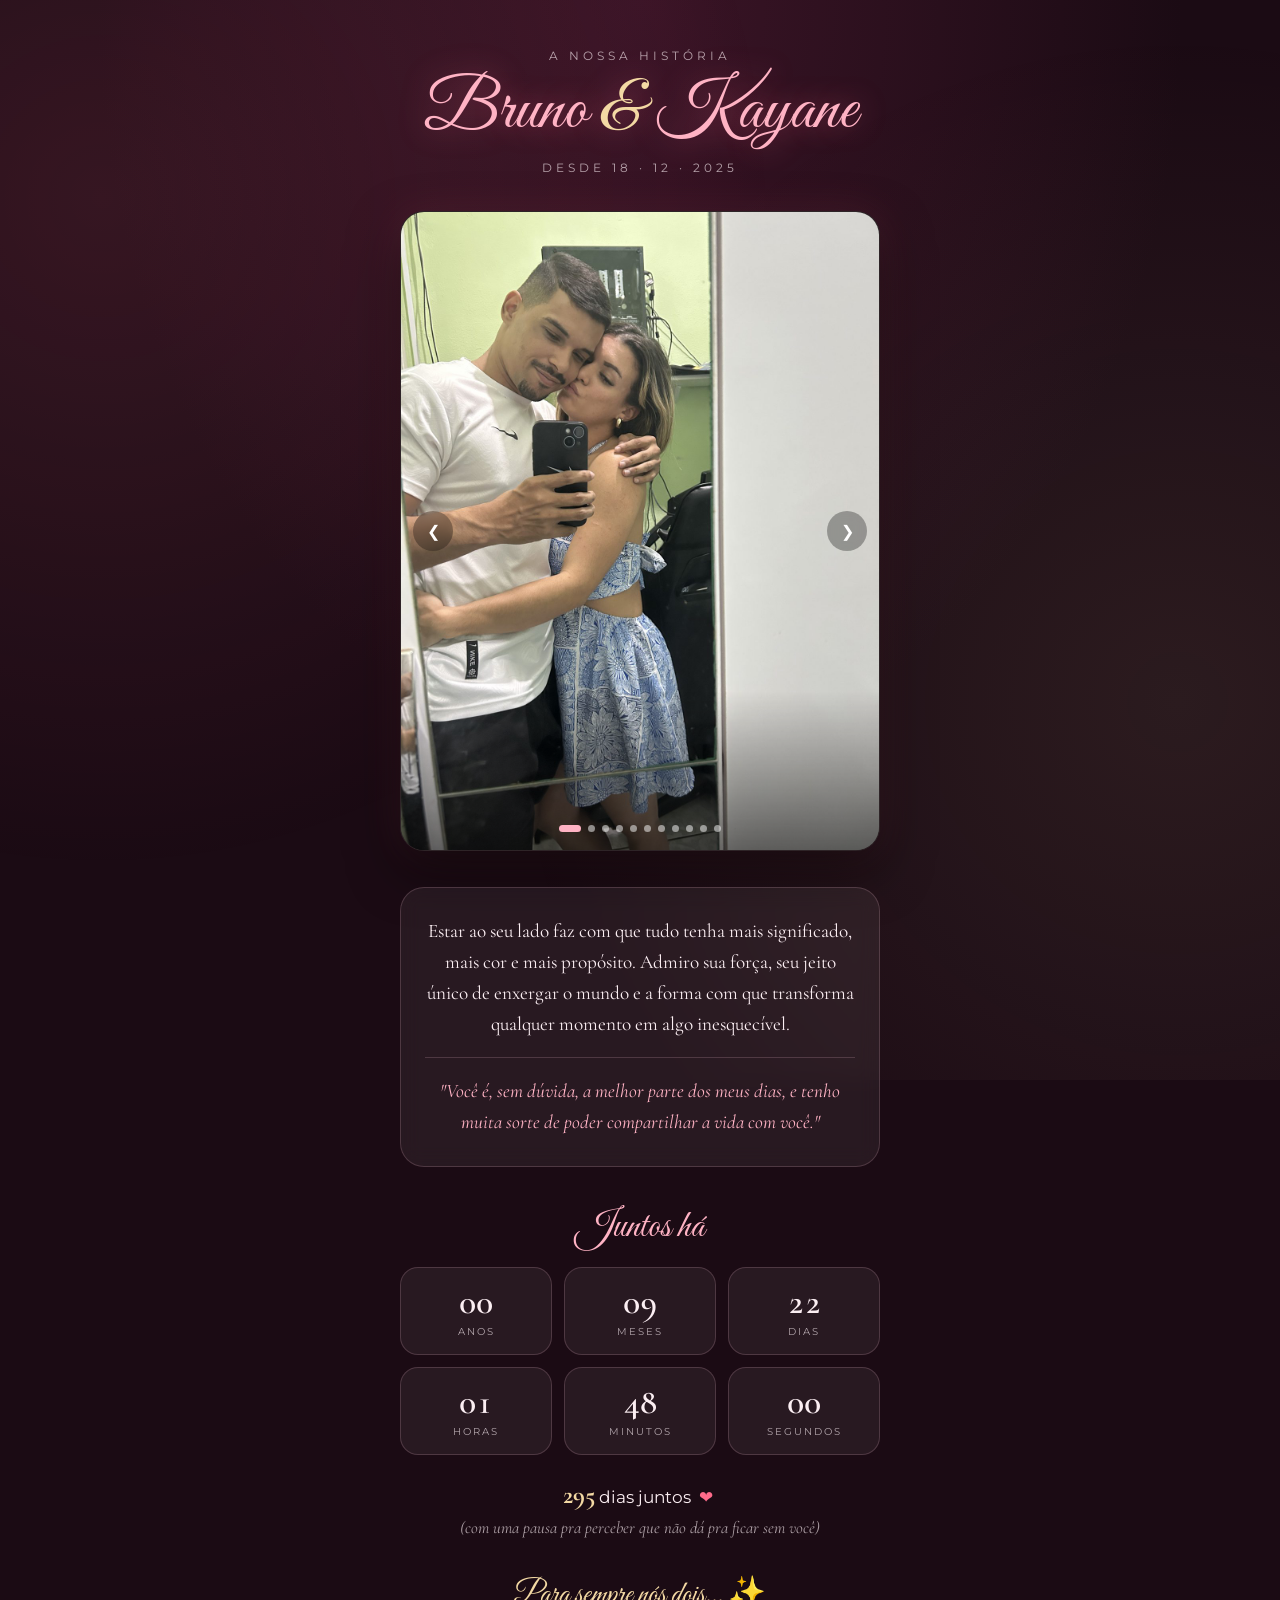
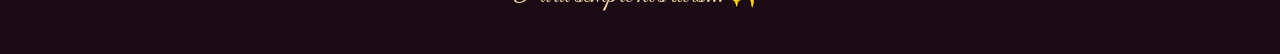
<file: index.html>
<!DOCTYPE html>
<html lang="pt-br">
<head>
    <meta charset="UTF-8">
    <meta name="viewport" content="width=device-width, initial-scale=1.0">
    <meta name="theme-color" content="#1b0b14">
    <title>Bruno & Kayane ❤️</title>
    <link rel="preconnect" href="https://fonts.googleapis.com">
    <link rel="preconnect" href="https://fonts.gstatic.com" crossorigin>
    <link href="https://fonts.googleapis.com/css2?family=Great+Vibes&family=Cormorant+Garamond:ital,wght@0,400;0,600;1,400&family=Montserrat:wght@300;400;600&display=swap" rel="stylesheet">
    <link rel="stylesheet" href="index.css">
    <script src="scripts.js" defer></script>
</head>
<body>
    <div class="brilho" aria-hidden="true"></div>

    <header class="hero">
        <p class="sobre">a nossa história</p>
        <h1>Bruno <span>&</span> Kayane</h1>
        <p class="desde">desde 18 · 12 · 2025</p>
    </header>

    <section class="carousel" aria-label="Nossas fotos">
        <div class="carousel-inner">
            <img src="fotos/01-espelho.jpg" alt="Nós dois no espelho">
            <img src="fotos/02-cidade.jpg" alt="Nós dois com a cidade à noite">
            <img src="fotos/03-por-do-sol.jpg" alt="Nós dois no pôr do sol">
            <img src="fotos/04-aliancas.jpg" alt="Nossas mãos com as alianças">
            <img src="fotos/05-juntinhos.jpg" alt="Nós dois juntinhos">
            <img src="fotos/06-oculos.jpg" alt="Nós dois sorrindo">
            <img src="fotos/07-praia.jpg" alt="Nós dois na praia">
            <img src="fotos/08-academia.jpg" alt="Nós dois na academia">
            <img src="fotos/09-hamburguer.jpg" alt="Nós dois comendo hambúrguer">
            <img src="fotos/10-noite.jpg" alt="Nós dois à noite">
            <img src="fotos/11-flores.jpg" alt="Você com as flores">
        </div>
        <button class="prev" aria-label="Foto anterior">&#10094;</button>
        <button class="next" aria-label="Próxima foto">&#10095;</button>
        <ul class="carousel-indicators"></ul>
    </section>

    <section class="cartao">
        <p>Estar ao seu lado faz com que tudo tenha mais significado, mais cor e mais propósito. Admiro sua força, seu jeito único de enxergar o mundo e a forma com que transforma qualquer momento em algo inesquecível.</p>
        <p class="frase">"Você é, sem dúvida, a melhor parte dos meus dias, e tenho muita sorte de poder compartilhar a vida com você."</p>
    </section>

    <section class="tempo">
        <h2>Juntos há</h2>
        <div class="contador">
            <div class="bloco"><div class="numero" id="anos">00</div><div class="label">anos</div></div>
            <div class="bloco"><div class="numero" id="meses">00</div><div class="label">meses</div></div>
            <div class="bloco"><div class="numero" id="dias">00</div><div class="label">dias</div></div>
            <div class="bloco"><div class="numero" id="horas">00</div><div class="label">horas</div></div>
            <div class="bloco"><div class="numero" id="minutos">00</div><div class="label">minutos</div></div>
            <div class="bloco"><div class="numero" id="segundos">00</div><div class="label">segundos</div></div>
        </div>
        <p class="total"><strong id="total-dias">0</strong> dias juntos <a class="coracao" href="carta.html" aria-label="Abrir uma carta escondida">❤</a></p>
        <p class="pausa">(com uma pausa pra perceber que não dá pra ficar sem você)</p>
    </section>

    <footer>
        <p>Para sempre nós dois... ✨</p>
    </footer>
</body>
</html>
</file>
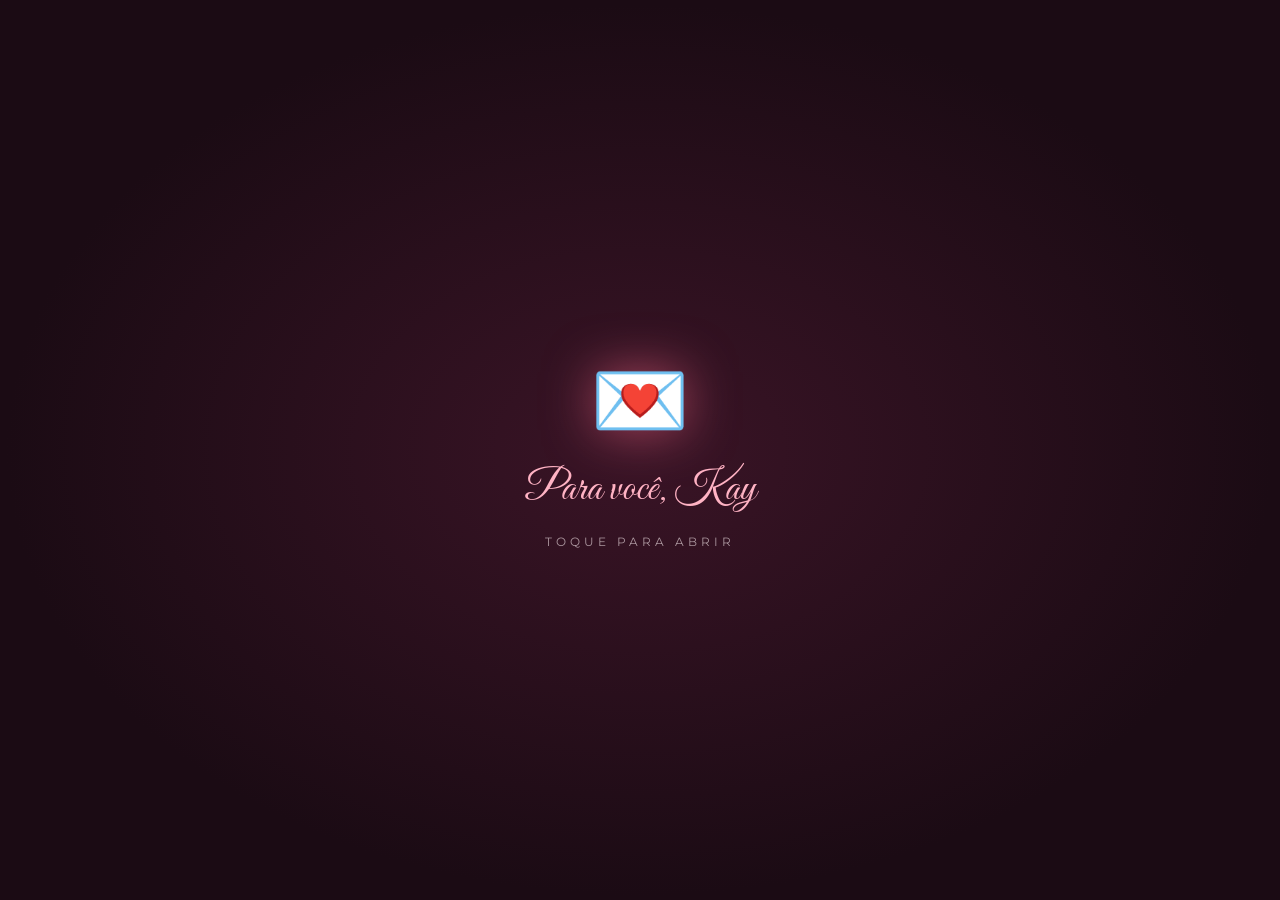
<file: carta.html>
<!DOCTYPE html>
<html lang="pt-br">
<head>
    <meta charset="UTF-8">
    <meta name="viewport" content="width=device-width, initial-scale=1.0">
    <meta name="robots" content="noindex">
    <meta name="theme-color" content="#1b0b14">
    <title>Para você, Kay 💌</title>
    <link rel="preconnect" href="https://fonts.googleapis.com">
    <link rel="preconnect" href="https://fonts.gstatic.com" crossorigin>
    <link href="https://fonts.googleapis.com/css2?family=Great+Vibes&family=Cormorant+Garamond:ital,wght@0,400;0,600;1,400&family=Montserrat:wght@300;400&display=swap" rel="stylesheet">
    <style>
        :root {
            --vinho: #1b0b14;
            --vinho-claro: #3a1426;
            --rosa: #ff6b8b;
            --rosa-suave: #ffb3c4;
            --dourado: #f3d9a4;
            --texto: #fbeef2;
            --texto-suave: rgba(251, 238, 242, 0.6);
        }

        * { box-sizing: border-box; margin: 0; padding: 0; }

        body {
            min-height: 100vh;
            min-height: 100dvh;
            display: grid;
            place-items: center;
            padding: 32px 16px;
            background: radial-gradient(ellipse at center, var(--vinho-claro) 0%, var(--vinho) 70%) fixed, var(--vinho);
            font-family: 'Montserrat', sans-serif;
            color: var(--texto);
            overflow-x: hidden;
            -webkit-tap-highlight-color: transparent;
        }

        /* Envelope inicial */
        .envelope {
            text-align: center;
            cursor: pointer;
            transition: opacity 0.8s ease, transform 0.8s ease;
        }

        .envelope.aberto {
            opacity: 0;
            transform: scale(1.3);
            pointer-events: none;
        }

        .selo {
            font-size: 5rem;
            display: inline-block;
            animation: flutuar 3s ease-in-out infinite;
            filter: drop-shadow(0 0 25px rgba(255, 107, 139, 0.55));
        }

        @keyframes flutuar {
            50% { transform: translateY(-10px) rotate(-3deg); }
        }

        .envelope h1 {
            margin-top: 16px;
            font-family: 'Great Vibes', cursive;
            font-weight: 400;
            font-size: 2.6rem;
            color: var(--rosa-suave);
        }

        .envelope p {
            margin-top: 18px;
            font-size: 0.75rem;
            letter-spacing: 4px;
            text-transform: uppercase;
            color: var(--texto-suave);
            animation: piscar 2s ease-in-out infinite;
        }

        @keyframes piscar { 50% { opacity: 0.35; } }

        /* Carta */
        .carta {
            display: none;
            width: 100%;
            max-width: 460px;
            text-align: center;
        }

        .carta.visivel { display: block; }

        .carta .para {
            font-family: 'Great Vibes', cursive;
            font-size: 2.4rem;
            color: var(--rosa-suave);
            margin-bottom: 28px;
        }

        .linha {
            font-family: 'Cormorant Garamond', serif;
            font-size: 1.45rem;
            line-height: 1.55;
            margin-bottom: 22px;
            opacity: 0;
            filter: blur(6px);
            transform: translateY(12px);
            transition: opacity 1.6s ease, filter 1.6s ease, transform 1.6s ease;
        }

        .linha.destaque {
            font-style: italic;
            color: var(--rosa-suave);
        }

        .mostrar {
            opacity: 1 !important;
            filter: none !important;
            transform: none !important;
        }

        .assinatura {
            margin-top: 14px;
            font-family: 'Great Vibes', cursive;
            font-size: 2.2rem;
            color: var(--dourado);
        }

        .continuar {
            display: inline-block;
            margin-top: 40px;
            padding: 12px 26px;
            border: 1px solid rgba(255, 200, 215, 0.3);
            border-radius: 999px;
            color: var(--texto-suave);
            font-size: 0.75rem;
            letter-spacing: 3px;
            text-transform: uppercase;
            text-decoration: none;
            transition: background 0.3s, color 0.3s;
        }

        .continuar:hover { background: rgba(255, 107, 139, 0.15); color: var(--texto); }

        /* Pétalas */
        .petala {
            position: fixed;
            top: -40px;
            pointer-events: none;
            animation: cair linear forwards;
            z-index: 0;
        }

        @keyframes cair {
            to { transform: translateY(110vh) translateX(40px) rotate(400deg); }
        }

        .envelope, .carta { position: relative; z-index: 1; }
    </style>
</head>
<body>
    <div class="envelope" role="button" tabindex="0">
        <div class="selo">💌</div>
        <h1>Para você, Kay</h1>
        <p>toque para abrir</p>
    </div>

    <main class="carta">
        <h2 class="para linha">Kay,</h2>
        <p class="linha">Você foi o melhor capítulo da minha vida, e não quero deixar que a nossa história termine.</p>
        <p class="linha">Cada dia longe de você me ensinou algumas coisas.</p>
        <p class="linha destaque">A principal delas é que eu não quero aprender a viver sem você.</p>
        <p class="linha">Por isso gostaria que você deixasse eu escrever o resto dessa história ao seu lado.</p>
        <p class="assinatura linha">Bruno</p>
        <a class="continuar linha" href="index.html">a nossa história continua →</a>
    </main>

    <script>
        const envelope = document.querySelector('.envelope');
        const carta = document.querySelector('.carta');
        const linhas = carta.querySelectorAll('.linha');
        let aberta = false;

        function abrir() {
            if (aberta) return;
            aberta = true;
            envelope.classList.add('aberto');

            setTimeout(() => {
                envelope.remove();
                carta.classList.add('visivel');
                // Cada frase aparece com calma, como se estivesse sendo escrita
                linhas.forEach((linha, i) => {
                    setTimeout(() => linha.classList.add('mostrar'), 400 + i * 2200);
                });
                setInterval(criarPetala, 900);
            }, 800);
        }

        envelope.addEventListener('click', abrir);
        envelope.addEventListener('keydown', (e) => {
            if (e.key === 'Enter' || e.key === ' ') abrir();
        });

        const petalas = ['🌹', '🌸', '❤️', '💕'];
        function criarPetala() {
            if (document.hidden) return;
            const p = document.createElement('div');
            p.className = 'petala';
            p.textContent = petalas[Math.floor(Math.random() * petalas.length)];
            p.style.left = Math.random() * 95 + 'vw';
            p.style.fontSize = Math.random() * 14 + 12 + 'px';
            p.style.opacity = Math.random() * 0.35 + 0.25;
            p.style.animationDuration = Math.random() * 4 + 7 + 's';
            document.body.appendChild(p);
            p.addEventListener('animationend', () => p.remove());
        }
    </script>
</body>
</html>
</file>
<file: index.css>
:root {
    --vinho: #1b0b14;
    --vinho-claro: #3a1426;
    --rosa: #ff6b8b;
    --rosa-suave: #ffb3c4;
    --dourado: #f3d9a4;
    --texto: #fbeef2;
    --texto-suave: rgba(251, 238, 242, 0.65);
    --vidro: rgba(255, 255, 255, 0.06);
    --vidro-borda: rgba(255, 200, 215, 0.18);
}

* {
    box-sizing: border-box;
    margin: 0;
    padding: 0;
}

html { scroll-behavior: smooth; }

body {
    min-height: 100vh;
    display: flex;
    flex-direction: column;
    align-items: center;
    gap: 36px;
    padding: 48px 16px 40px;
    background: radial-gradient(ellipse at top, var(--vinho-claro) 0%, var(--vinho) 60%) fixed, var(--vinho);
    font-family: 'Montserrat', sans-serif;
    color: var(--texto);
    overflow-x: hidden;
}

/* Brilho suave de fundo */
.brilho {
    position: fixed;
    inset: -20%;
    background:
        radial-gradient(circle at 20% 30%, rgba(255, 107, 139, 0.12), transparent 40%),
        radial-gradient(circle at 80% 70%, rgba(243, 217, 164, 0.08), transparent 40%);
    animation: respirar 12s ease-in-out infinite alternate;
    pointer-events: none;
    z-index: 0;
}

@keyframes respirar {
    to { transform: scale(1.15) rotate(6deg); }
}

body > *:not(.brilho):not(.emoji) {
    position: relative;
    z-index: 2;
    width: 100%;
    max-width: 480px;
    animation: surgir 1.2s ease both;
}

@keyframes surgir {
    from { opacity: 0; transform: translateY(20px); }
}

/* Cabeçalho */
.hero { text-align: center; }

.sobre, .desde {
    font-size: 0.75rem;
    letter-spacing: 4px;
    text-transform: uppercase;
    color: var(--texto-suave);
}

.hero h1 {
    font-family: 'Great Vibes', cursive;
    font-weight: 400;
    font-size: clamp(3rem, 14vw, 4.4rem);
    line-height: 1.1;
    margin: 10px 0;
    color: var(--rosa-suave);
    text-shadow: 0 0 30px rgba(255, 107, 139, 0.45);
}

.hero h1 span { color: var(--dourado); }

/* Carrossel */
.carousel {
    aspect-ratio: 3 / 4;
    border-radius: 24px;
    overflow: hidden;
    background: #000;
    border: 1px solid var(--vidro-borda);
    box-shadow: 0 20px 50px rgba(0, 0, 0, 0.55), 0 0 40px rgba(255, 107, 139, 0.15);
    touch-action: pan-y;
    user-select: none;
}

.carousel-inner {
    display: flex;
    height: 100%;
    transition: transform 0.7s cubic-bezier(0.22, 0.8, 0.3, 1);
    will-change: transform;
}

/* Cada slide mostra a foto inteira, com uma versão desfocada dela preenchendo o fundo */
.slide {
    position: relative;
    flex: 0 0 100%;
    height: 100%;
    overflow: hidden;
}

.slide::before {
    content: "";
    position: absolute;
    inset: -30px;
    background: var(--foto) center / cover;
    filter: blur(24px) brightness(0.55);
}

.slide img {
    position: relative;
    width: 100%;
    height: 100%;
    object-fit: contain;
    pointer-events: none;
}

.carousel::after {
    content: "";
    position: absolute;
    inset: auto 0 0 0;
    height: 25%;
    background: linear-gradient(transparent, rgba(0, 0, 0, 0.55));
    pointer-events: none;
}

.prev, .next {
    position: absolute;
    top: 50%;
    transform: translateY(-50%);
    width: 40px;
    height: 40px;
    border: none;
    border-radius: 50%;
    background: rgba(0, 0, 0, 0.3);
    backdrop-filter: blur(6px);
    color: white;
    font-size: 1rem;
    cursor: pointer;
    transition: background 0.3s;
    z-index: 3;
}

.prev:hover, .next:hover { background: var(--rosa); }
.prev { left: 12px; }
.next { right: 12px; }

.carousel-indicators {
    position: absolute;
    bottom: 18px;
    left: 50%;
    transform: translateX(-50%);
    display: flex;
    gap: 7px;
    list-style: none;
    z-index: 3;
}

.carousel-indicators li {
    width: 7px;
    height: 7px;
    border-radius: 4px;
    background: rgba(255, 255, 255, 0.5);
    cursor: pointer;
    transition: all 0.4s ease;
}

.carousel-indicators li.active {
    width: 22px;
    background: var(--rosa-suave);
}

/* Texto */
.cartao {
    text-align: center;
    padding: 28px 24px;
    border-radius: 24px;
    background: var(--vidro);
    border: 1px solid var(--vidro-borda);
    backdrop-filter: blur(10px);
}

.cartao p {
    font-family: 'Cormorant Garamond', serif;
    font-size: 1.2rem;
    line-height: 1.6;
}

.cartao .frase {
    margin-top: 18px;
    padding-top: 18px;
    border-top: 1px solid var(--vidro-borda);
    font-style: italic;
    color: var(--rosa-suave);
}

/* Contador */
.tempo { text-align: center; }

.tempo h2 {
    font-family: 'Great Vibes', cursive;
    font-weight: 400;
    font-size: 2.4rem;
    color: var(--rosa-suave);
    margin-bottom: 16px;
}

.contador {
    display: grid;
    grid-template-columns: repeat(3, 1fr);
    gap: 12px;
}

.bloco {
    padding: 16px 6px;
    border-radius: 18px;
    background: var(--vidro);
    border: 1px solid var(--vidro-borda);
}

.numero {
    font-family: 'Cormorant Garamond', serif;
    font-size: 2.2rem;
    font-weight: 600;
    line-height: 1;
    color: var(--texto);
    font-variant-numeric: tabular-nums;
}

.label {
    margin-top: 6px;
    font-size: 0.65rem;
    letter-spacing: 2px;
    text-transform: uppercase;
    color: var(--texto-suave);
}

.total {
    margin-top: 24px;
    font-size: 1.05rem;
}

.total strong {
    font-family: 'Cormorant Garamond', serif;
    font-size: 1.6rem;
    color: var(--dourado);
}

/* Easter egg: o coração que bate leva para a carta */
.coracao {
    display: inline-block;
    padding: 4px;
    color: var(--rosa);
    text-decoration: none;
    cursor: pointer;
    animation: bater 1.4s ease-in-out infinite;
}

.coracao:hover { text-shadow: 0 0 12px var(--rosa); }

.explosao {
    position: fixed;
    pointer-events: none;
    z-index: 50;
    animation: explodir 0.9s ease-out forwards;
}

@keyframes explodir {
    to { transform: translate(var(--dx), var(--dy)) scale(0.4); opacity: 0; }
}

body.saindo > * {
    transition: opacity 0.9s ease;
    opacity: 0;
}

@keyframes bater {
    0%, 100% { transform: scale(1); }
    15% { transform: scale(1.3); }
    30% { transform: scale(1); }
    45% { transform: scale(1.2); }
}

.pausa {
    margin-top: 6px;
    font-family: 'Cormorant Garamond', serif;
    font-style: italic;
    font-size: 1.05rem;
    color: var(--texto-suave);
}

footer p {
    text-align: center;
    font-family: 'Great Vibes', cursive;
    font-size: 1.9rem;
    color: var(--dourado);
}

/* Corações caindo */
.emoji {
    position: fixed;
    top: -50px;
    pointer-events: none;
    z-index: 1;
    animation: cair linear forwards;
}

@keyframes cair {
    to { transform: translateY(110vh) rotate(360deg); }
}

@media (prefers-reduced-motion: reduce) {
    *, *::before, *::after { animation: none !important; transition: none !important; }
}
</file>
